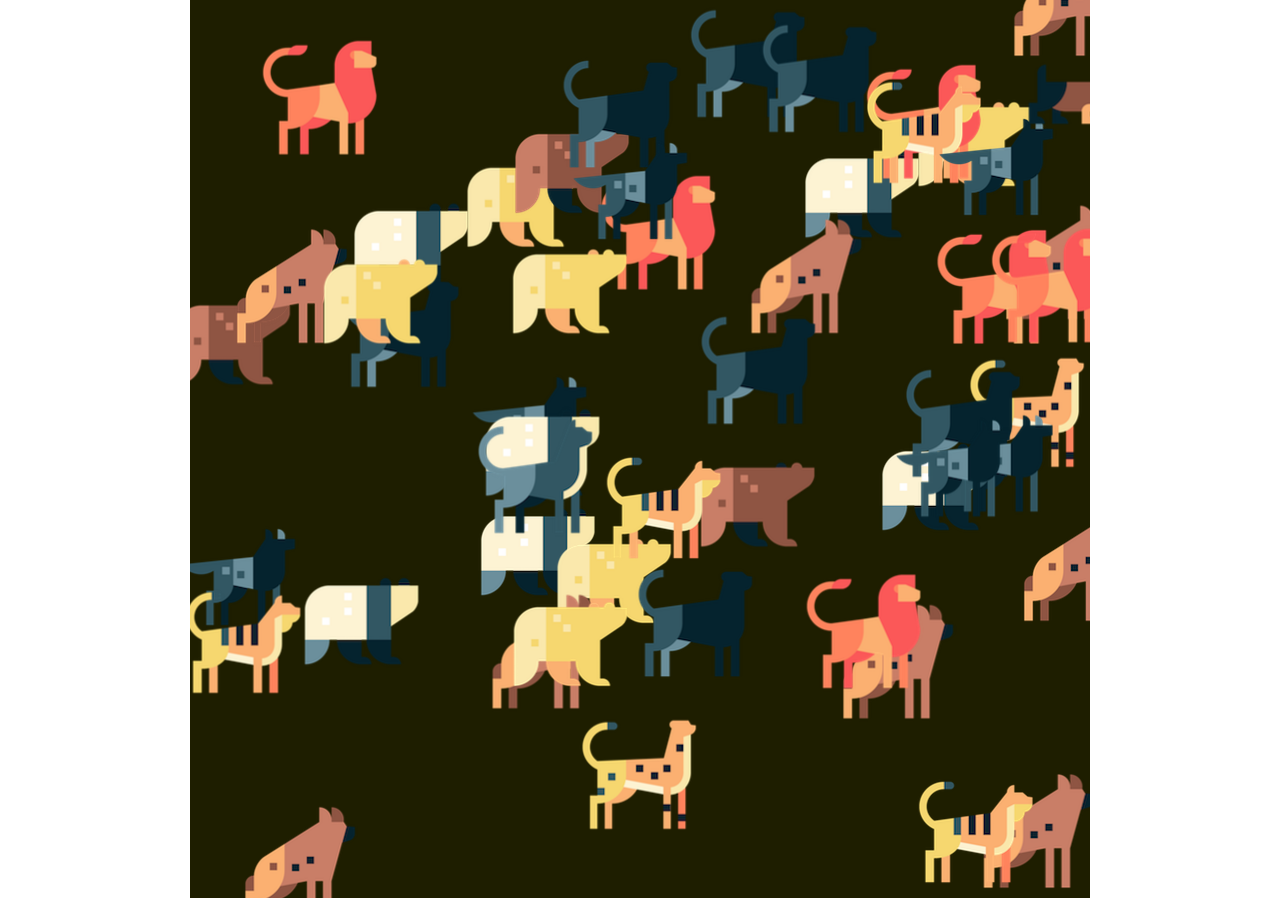
<file: activities/a1_sausagedog/index.html>
<!DOCTYPE html>
<html>
  <head>
    <meta charset="utf-8">
    <meta name="viewport" width=device-width, initial-scale=1.0, maximum-scale=1.0, user-scalable=0>

    <title>woof</title>

    <!-- CSS stylesheet(s) -->
    <link rel="stylesheet" type="text/css" href="css/style.css" />

    <!-- Library script(s) -->
    <script src="js/libraries/p5.min.js"></script>
    <script src="js/libraries/p5.sound.min.js"></script>

    <!-- My script(s) -->
        <script src="js/Animal.js"></script>
        <script src="js/SausageDog.js"></script>
    <script src="js/script.js"></script>

  </head>

  <body>
    <!-- HTML would go here if needed. -->
  </body>

</html>
</file>
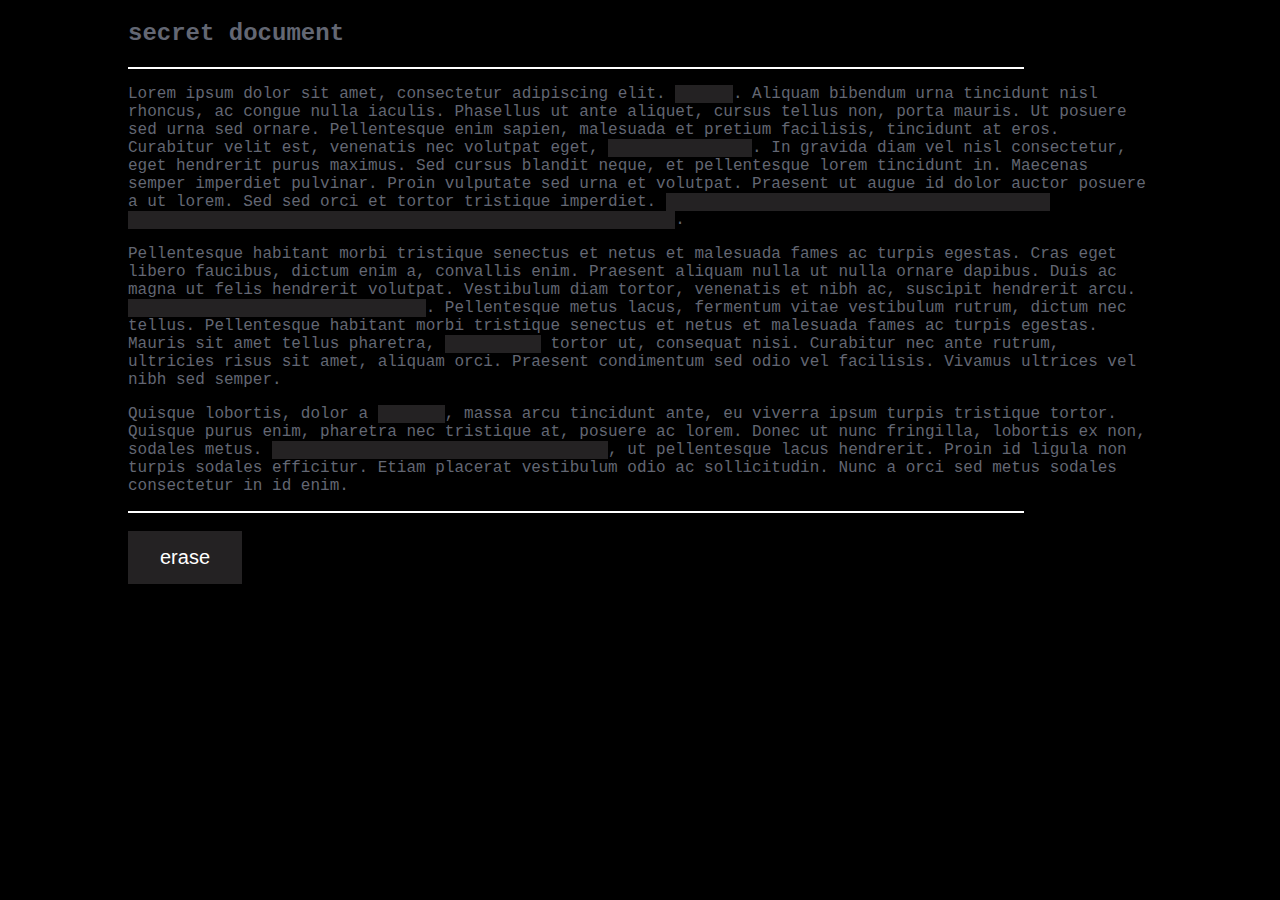
<file: exercises/e6_ravingredactionist/index.html>
<!DOCTYPE html>
<html>

<head>
  <meta charset="utf-8">
  <meta name="viewport" width=device-width, initial-scale=1.0, maximum-scale=1.0, user-scalable=0>

  <title>****</title>

  <!-- CSS stylesheet(s) -->
  <link rel="stylesheet" type="text/css" href="css/style.css" />

  <!-- Library script(s) go here -->
  <script src="https://code.jquery.com/jquery-3.5.1.min.js" integrity="sha256-9/aliU8dGd2tb6OSsuzixeV4y/faTqgFtohetphbbj0=" crossorigin="anonymous"></script>
</head>

<body>
  <section id="secret-document">
    <h2><span class="blink">secret document</span></h2>
    <div class="box blink"></div>
 <p>
      Lorem ipsum dolor sit amet, consectetur adipiscing elit. <span class="top-secret redacted  important">do not</span>. Aliquam bibendum urna tincidunt nisl rhoncus, ac congue nulla iaculis. Phasellus ut ante aliquet, cursus tellus non, porta
      mauris. Ut posuere sed urna sed ornare. Pellentesque enim sapien, malesuada et pretium facilisis, tincidunt at eros. Curabitur velit est, venenatis nec volutpat eget, <span class="top-secret redacted">blandit eu diam</span>. In gravida diam vel
      nisl consectetur, eget hendrerit purus maximus. Sed cursus blandit neque, et pellentesque lorem tincidunt in. Maecenas semper imperdiet pulvinar. Proin vulputate sed urna et volutpat. Praesent ut augue id dolor auctor posuere a ut lorem. Sed
      sed orci et tortor tristique imperdiet. <span class="top-secret redacted">Pellentesque tristique tempus urna porta fringilla. Pellentesque ullamcorper et risus et facilisis</span>.
    </p>

    <p>
      Pellentesque habitant morbi tristique senectus et netus et malesuada fames ac turpis egestas. Cras eget libero faucibus, dictum enim a, convallis enim. Praesent aliquam nulla ut nulla ornare dapibus. Duis ac magna ut felis hendrerit volutpat.
      Vestibulum diam tortor, venenatis et nibh ac, suscipit hendrerit arcu. <span class="top-secret redacted">Mauris congue placerat accumsan</span>. Pellentesque metus lacus, fermentum vitae vestibulum rutrum, dictum nec tellus. Pellentesque
      habitant morbi tristique senectus et netus et malesuada fames ac turpis egestas. Mauris sit amet tellus pharetra, <span class="top-secret redacted  important">go outside</span> tortor ut, consequat nisi. Curabitur nec ante rutrum, ultricies
      risus sit amet, aliquam orci. Praesent condimentum sed odio vel facilisis. Vivamus ultrices vel nibh sed semper.
    </p>

    <p>
      Quisque lobortis, dolor a <span class="top-secret redacted  important">after 8</span>, massa arcu tincidunt ante, eu viverra ipsum turpis tristique tortor. Quisque purus enim, pharetra nec tristique at, posuere ac lorem. Donec ut nunc
      fringilla, lobortis ex non, sodales metus. <span class="top-secret redacted">Nunc hendrerit nibh ac nisl egestas</span>, ut pellentesque lacus hendrerit. Proin id ligula non turpis sodales efficitur. Etiam placerat vestibulum odio ac
      sollicitudin. Nunc a orci sed metus sodales consectetur in id enim.
    </p>
    <div class="box blink"></div>
    <br>
    <button>erase</button>
  </section>

  <!-- My script(s) -->
  <script src="js/script.js"></script>
</body>

</html>
</file>
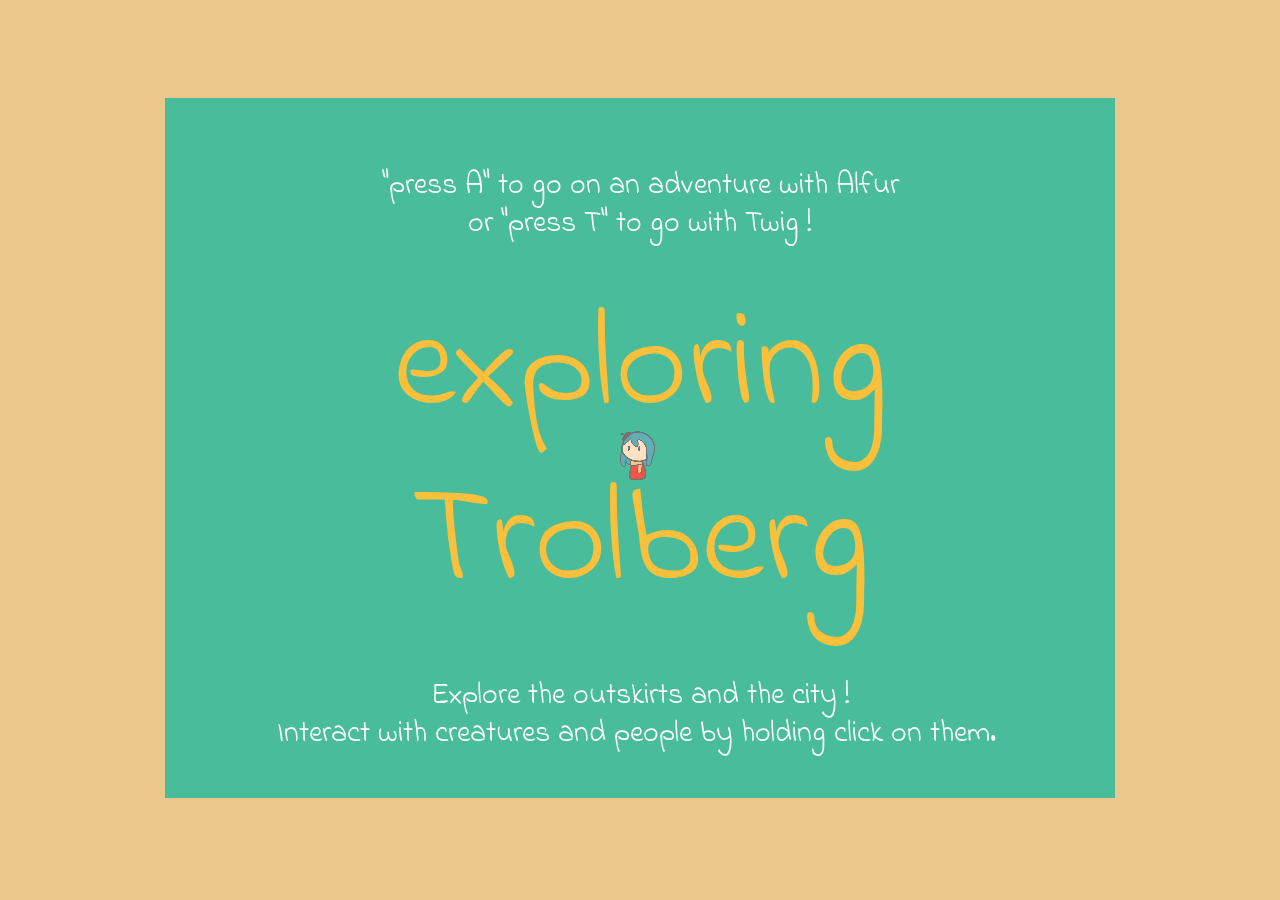
<file: projects/p1_movie/index.html>
<!DOCTYPE html>
<html>
  <head>
    <meta charset="utf-8">
    <meta name="viewport" width=device-width, initial-scale=1.0, maximum-scale=1.0, user-scalable=0>

    <title>Exploring Trolberg</title>

    <!-- CSS stylesheet(s) -->
    <link rel="stylesheet" type="text/css" href="css/style.css" />

    <!-- Library script(s) -->
    <script src="js/libraries/p5.min.js"></script>
    <script src="js/libraries/p5.sound.min.js"></script>

    <!-- My script(s) -->
    <script src="js/script.js"></script>

    <script src="js/User.js"></script>
    <script src="js/Area.js"></script>
    <script src="js/Arrow.js"></script>
    <script src="js/Character.js"></script>
    <script src="js/Dialogue.js"></script>
    <script src="js/Titlescreen.js"></script>

  </head>

  <body>
    <!-- HTML would go here if needed. -->
  </body>

</html>
</file>
<file: activities/a1_sausagedog/css/style.css>
/*********************************************

Here is a description of any special CSS used.
In this case it's just padding and margin to 0
and then centring the canvas (and anything else)
using the CSS Grid.

Also hides overflow.

**********************************************/

body {
  padding: 0;
  margin: 0;
  display: grid; /* Set up the grid and justify/align to center */
  justify-content: center;
  align-content: center;
  height: 100vh; /* Body is the height of the viewport */
  overflow: hidden; /* Hide anything that goes off the window size */
}
</file>
<file: exercises/e6_ravingredactionist/css/style.css>
#secret-document {
  font-family: Courier, monospace;
  color: #636773;
  font-size: 1rem;
  width: 80vw;
  margin: auto;
}

.revealed {
  color: #9e5555;
}

.important {
  color: #eb3f00;
}

.redacted {
  background-color: #242223;
  color: #242223;
  user-select: none;
}

body {
  background-color: black;
}

.box {
  width: 70vw;
  height: 2px;
  background-color: white;
}

button {
  background-color: #242223;
  border: none;
  color: white;
  padding: 15px 32px;
  text-align: center;
  text-decoration: none;
  display: inline-block;
  font-size: 20px;
}

button:hover {
  background-color: white;
  border: none;
  color: red;
}

.flicker{
  color: red;
}
</file>
<file: projects/p1_movie/css/style.css>
@import url('https://fonts.googleapis.com/css2?family=Indie+Flower&display=swap');

body {
  padding: 0;
  margin: 0;
  display: grid; /* Set up the grid and justify/align to center */
  justify-content: center;
  align-content: center;
  height: 100vh; /* Body is the height of the viewport */
  overflow: hidden; /* Hide anything that goes off the window size */
  background-color: #ECC78B;
}
</file>
